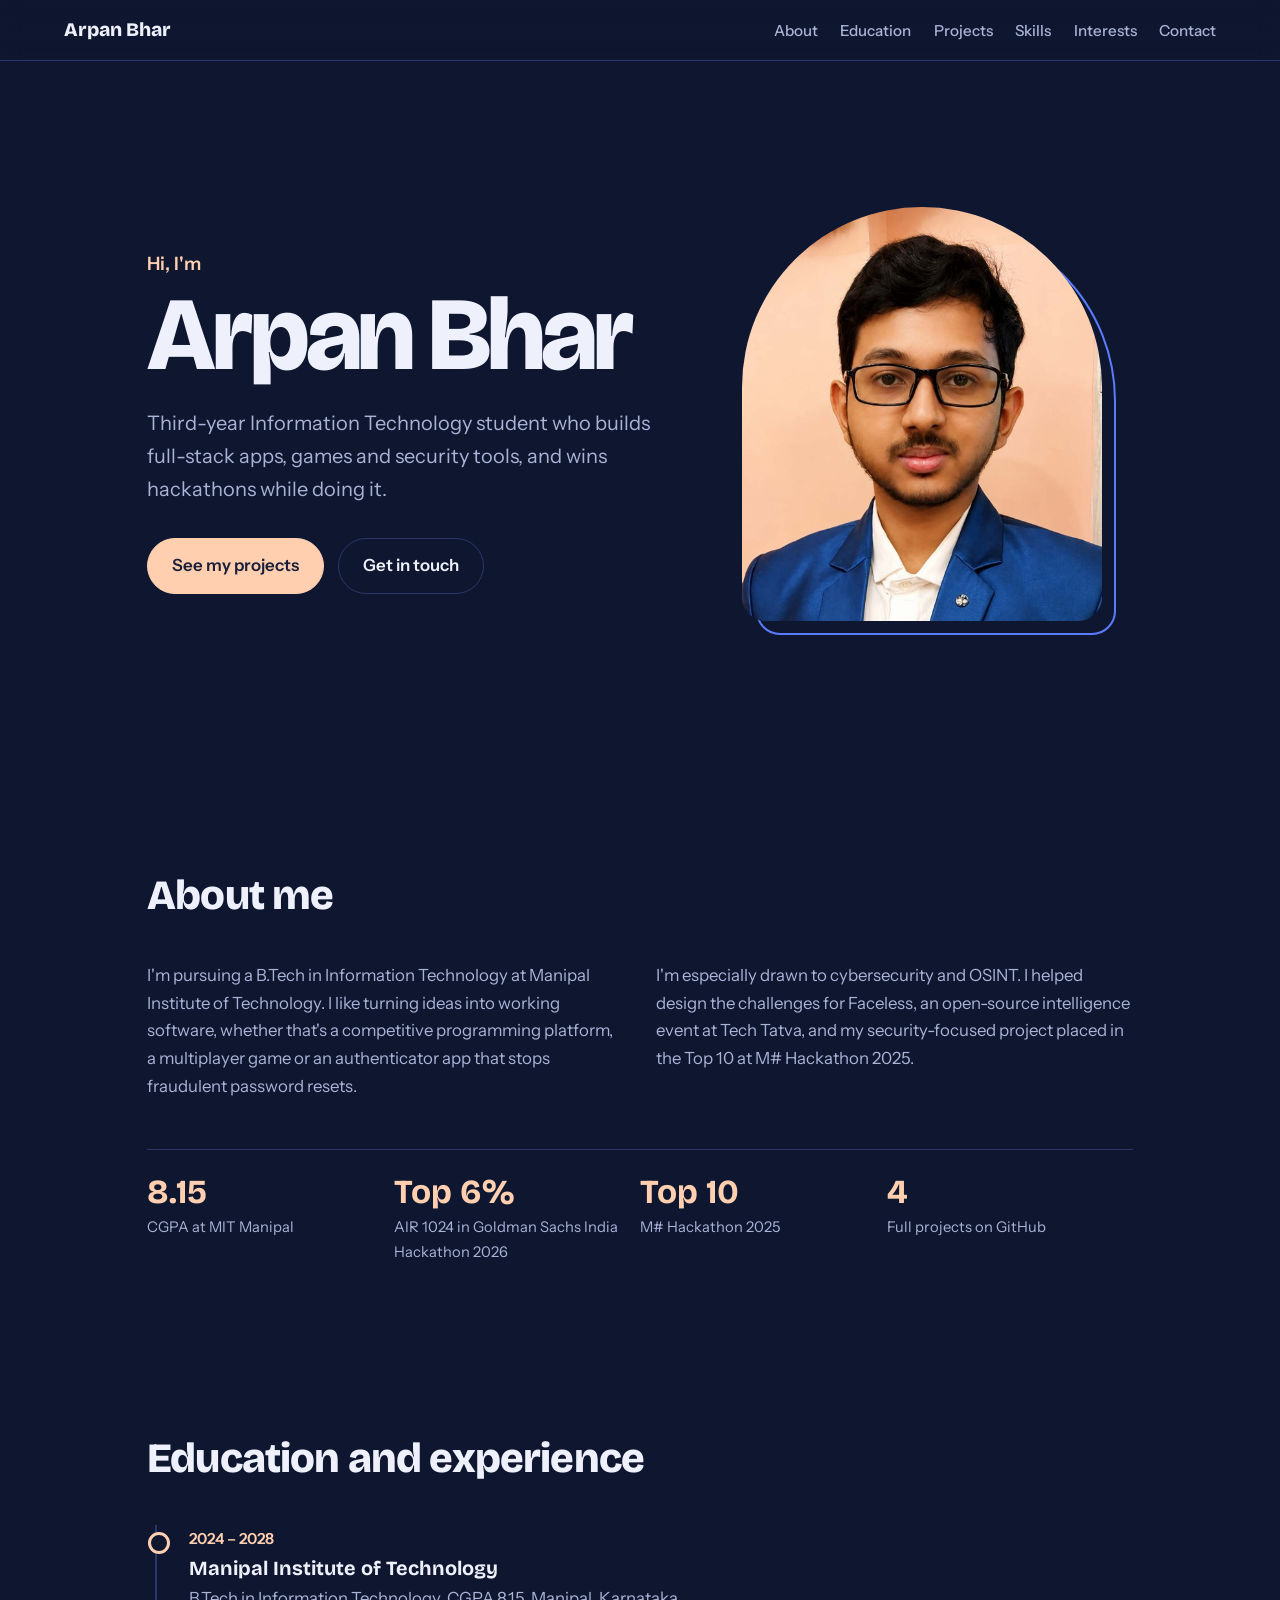
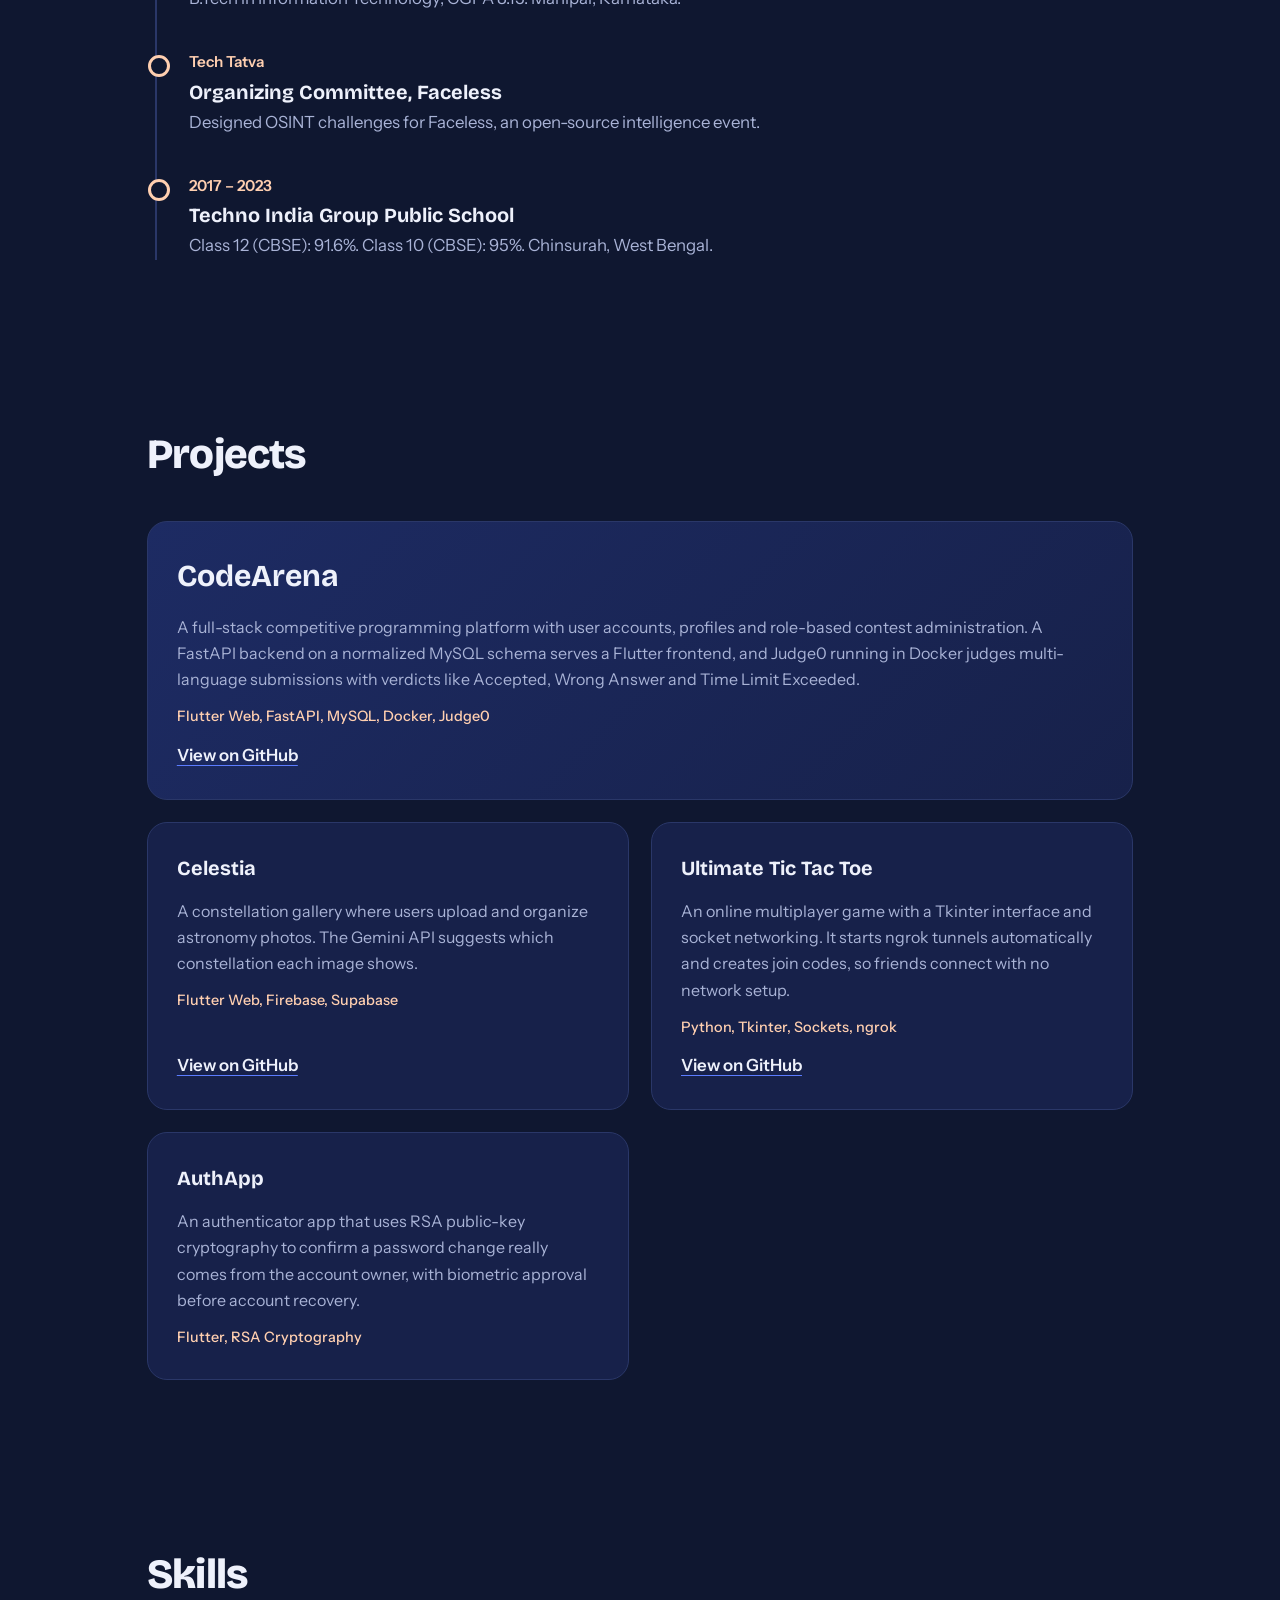
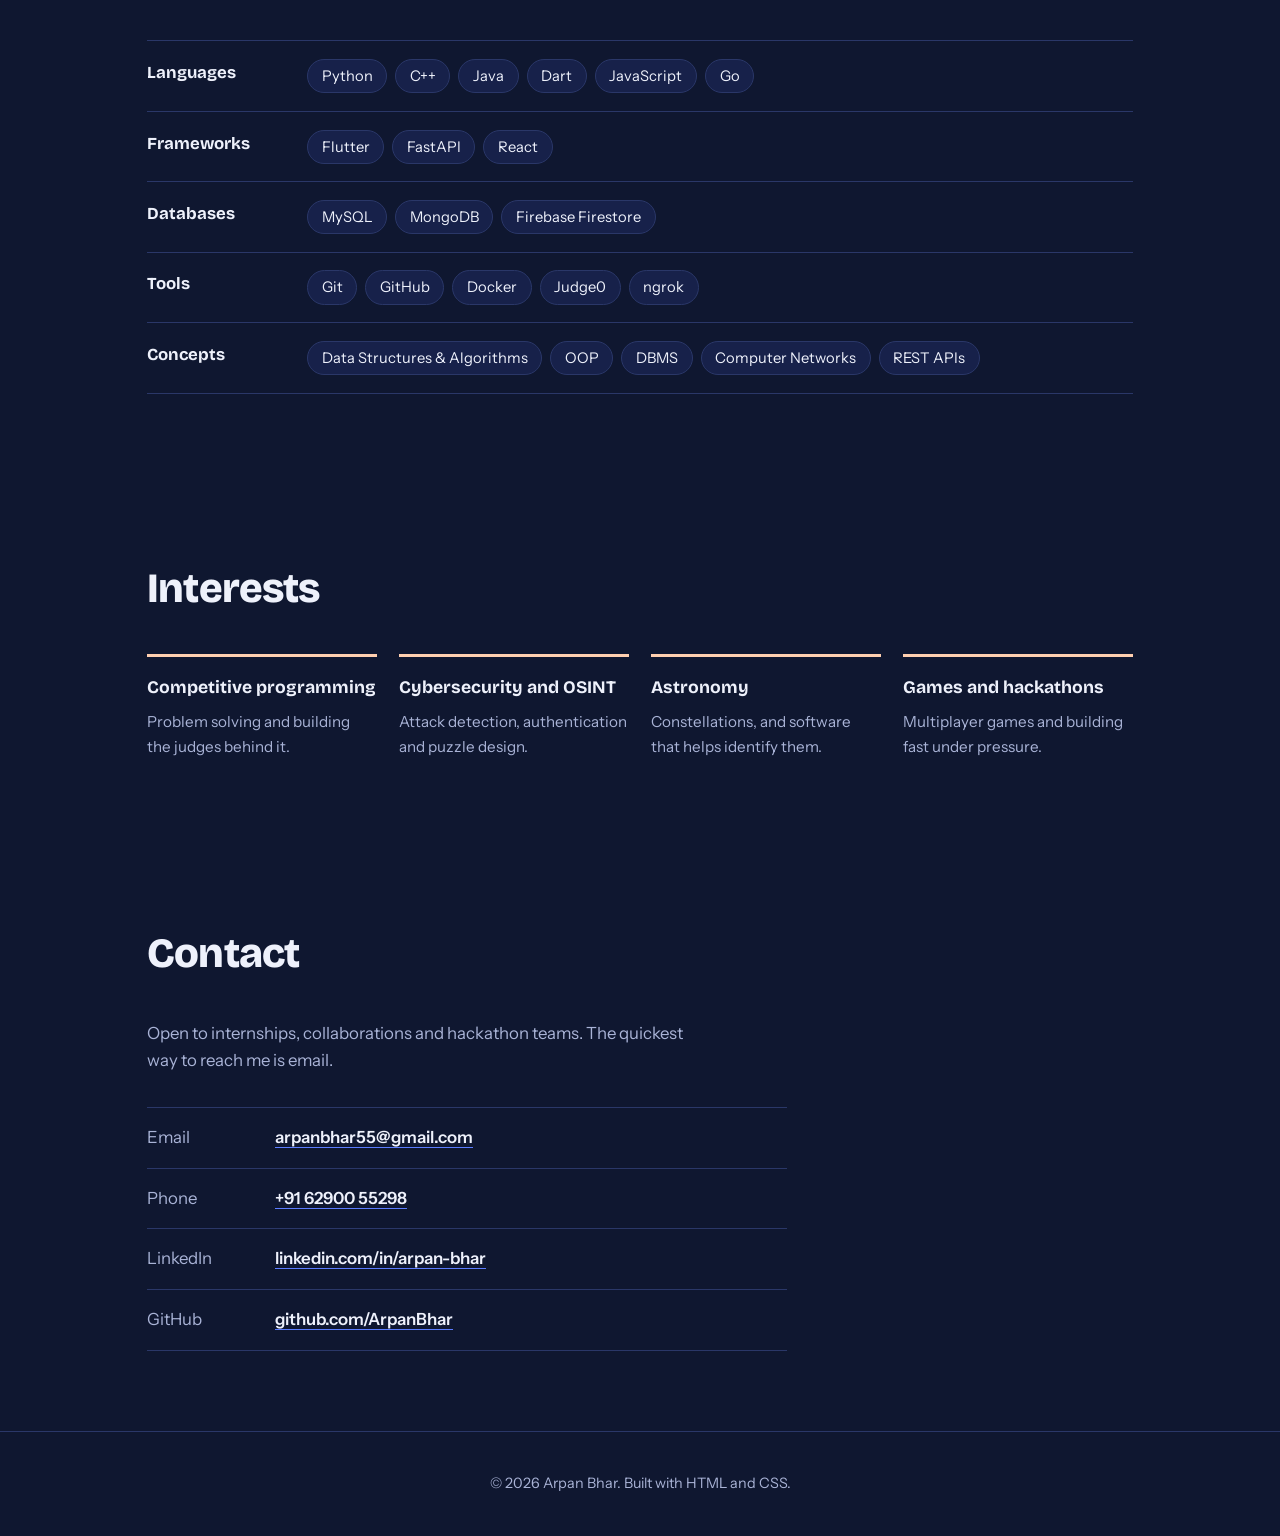
<file: index.html>
<!DOCTYPE html>
<html lang="en">
<head>
  <meta charset="UTF-8">
  <meta name="viewport" content="width=device-width, initial-scale=1">
  <title>Arpan Bhar | Full-stack &amp; Security-minded Developer</title>
  <meta name="description" content="Personal profile of Arpan Bhar, B.Tech IT student at Manipal Institute of Technology.">
  <link rel="preconnect" href="https://fonts.googleapis.com">
  <link rel="preconnect" href="https://fonts.gstatic.com" crossorigin>
  <link href="https://fonts.googleapis.com/css2?family=Bricolage+Grotesque:opsz,wght@12..96,500;12..96,700;12..96,800&family=Instrument+Sans:wght@400;500;600&display=swap" rel="stylesheet">
  <link rel="stylesheet" href="style.css?v=2">
</head>
<body>

<header class="nav">
  <a class="brand" href="#top">Arpan Bhar</a>
  <nav aria-label="Main">
    <a href="#about">About</a>
    <a href="#education">Education</a>
    <a href="#projects">Projects</a>
    <a href="#skills">Skills</a>
    <a href="#interests">Interests</a>
    <a href="#contact">Contact</a>
  </nav>
</header>

<main id="top">

  <section class="hero">
    <div class="hero-text">
      <p class="hello">Hi, I'm</p>
      <h1>Arpan Bhar</h1>
      <p class="lead">Third-year Information Technology student who builds full-stack apps, games and security tools, and wins hackathons while doing it.</p>
      <div class="actions">
        <a class="btn primary" href="#projects">See my projects</a>
        <a class="btn" href="#contact">Get in touch</a>
      </div>
    </div>
    <div class="hero-photo">
      <img src="assets/profile.jpg" alt="Portrait of Arpan Bhar in a blue blazer and glasses" width="420" height="420">
    </div>
  </section>

  <section id="about">
    <h2>About me</h2>
    <div class="about-grid">
      <p>I'm pursuing a B.Tech in Information Technology at Manipal Institute of Technology. I like turning ideas into working software, whether that's a competitive programming platform, a multiplayer game or an authenticator app that stops fraudulent password resets.</p>
      <p>I'm especially drawn to cybersecurity and OSINT. I helped design the challenges for Faceless, an open-source intelligence event at Tech Tatva, and my security-focused project placed in the Top 10 at M# Hackathon 2025.</p>
    </div>
    <ul class="stats">
      <li><strong>8.15</strong><span>CGPA at MIT Manipal</span></li>
      <li><strong>Top 6%</strong><span>AIR 1024 in Goldman Sachs India Hackathon 2026</span></li>
      <li><strong>Top 10</strong><span>M# Hackathon 2025</span></li>
      <li><strong>4</strong><span>Full projects on GitHub</span></li>
    </ul>
  </section>

  <section id="education">
    <h2>Education and experience</h2>
    <ol class="timeline">
      <li>
        <time>2024 – 2028</time>
        <h3>Manipal Institute of Technology</h3>
        <p>B.Tech in Information Technology, CGPA 8.15. Manipal, Karnataka.</p>
      </li>
      <li>
        <time>Tech Tatva</time>
        <h3>Organizing Committee, Faceless</h3>
        <p>Designed OSINT challenges for Faceless, an open-source intelligence event.</p>
      </li>
      <li>
        <time>2017 – 2023</time>
        <h3>Techno India Group Public School</h3>
        <p>Class 12 (CBSE): 91.6%. Class 10 (CBSE): 95%. Chinsurah, West Bengal.</p>
      </li>
    </ol>
  </section>

  <section id="projects">
    <h2>Projects</h2>
    <div class="projects">
      <article class="project featured">
        <h3>CodeArena</h3>
        <p>A full-stack competitive programming platform with user accounts, profiles and role-based contest administration. A FastAPI backend on a normalized MySQL schema serves a Flutter frontend, and Judge0 running in Docker judges multi-language submissions with verdicts like Accepted, Wrong Answer and Time Limit Exceeded.</p>
        <p class="tags">Flutter Web, FastAPI, MySQL, Docker, Judge0</p>
        <a href="https://github.com/ArpanBhar/CodeArena" target="_blank" rel="noopener">View on GitHub</a>
      </article>
      <article class="project">
        <h3>Celestia</h3>
        <p>A constellation gallery where users upload and organize astronomy photos. The Gemini API suggests which constellation each image shows.</p>
        <p class="tags">Flutter Web, Firebase, Supabase</p>
        <a href="https://github.com/ArpanBhar/celestia" target="_blank" rel="noopener">View on GitHub</a>
      </article>
      <article class="project">
        <h3>Ultimate Tic Tac Toe</h3>
        <p>An online multiplayer game with a Tkinter interface and socket networking. It starts ngrok tunnels automatically and creates join codes, so friends connect with no network setup.</p>
        <p class="tags">Python, Tkinter, Sockets, ngrok</p>
        <a href="https://github.com/ArpanBhar/Ultimate-TicTacToe" target="_blank" rel="noopener">View on GitHub</a>
      </article>
      <article class="project">
        <h3>AuthApp</h3>
        <p>An authenticator app that uses RSA public-key cryptography to confirm a password change really comes from the account owner, with biometric approval before account recovery.</p>
        <p class="tags">Flutter, RSA Cryptography</p>
      </article>
    </div>
  </section>

  <section id="skills">
    <h2>Skills</h2>
    <dl class="skills">
      <div><dt>Languages</dt><dd><span>Python</span><span>C++</span><span>Java</span><span>Dart</span><span>JavaScript</span><span>Go</span></dd></div>
      <div><dt>Frameworks</dt><dd><span>Flutter</span><span>FastAPI</span><span>React</span></dd></div>
      <div><dt>Databases</dt><dd><span>MySQL</span><span>MongoDB</span><span>Firebase Firestore</span></dd></div>
      <div><dt>Tools</dt><dd><span>Git</span><span>GitHub</span><span>Docker</span><span>Judge0</span><span>ngrok</span></dd></div>
      <div><dt>Concepts</dt><dd><span>Data Structures &amp; Algorithms</span><span>OOP</span><span>DBMS</span><span>Computer Networks</span><span>REST APIs</span></dd></div>
    </dl>
  </section>

  <section id="interests">
    <h2>Interests</h2>
    <ul class="interests">
      <li><h3>Competitive programming</h3><p>Problem solving and building the judges behind it.</p></li>
      <li><h3>Cybersecurity and OSINT</h3><p>Attack detection, authentication and puzzle design.</p></li>
      <li><h3>Astronomy</h3><p>Constellations, and software that helps identify them.</p></li>
      <li><h3>Games and hackathons</h3><p>Multiplayer games and building fast under pressure.</p></li>
    </ul>
  </section>

  <section id="contact">
    <h2>Contact</h2>
    <p class="contact-intro">Open to internships, collaborations and hackathon teams. The quickest way to reach me is email.</p>
    <ul class="contact-list">
      <li><span>Email</span><a href="mailto:arpanbhar55@gmail.com">arpanbhar55@gmail.com</a></li>
      <li><span>Phone</span><a href="tel:+916290055298">+91 62900 55298</a></li>
      <li><span>LinkedIn</span><a href="https://linkedin.com/in/arpan-bhar" target="_blank" rel="noopener">linkedin.com/in/arpan-bhar</a></li>
      <li><span>GitHub</span><a href="https://github.com/ArpanBhar" target="_blank" rel="noopener">github.com/ArpanBhar</a></li>
    </ul>
  </section>

</main>

<footer>
  <p>&copy; 2026 Arpan Bhar. Built with HTML and CSS.</p>
</footer>

</body>
</html>
</file>
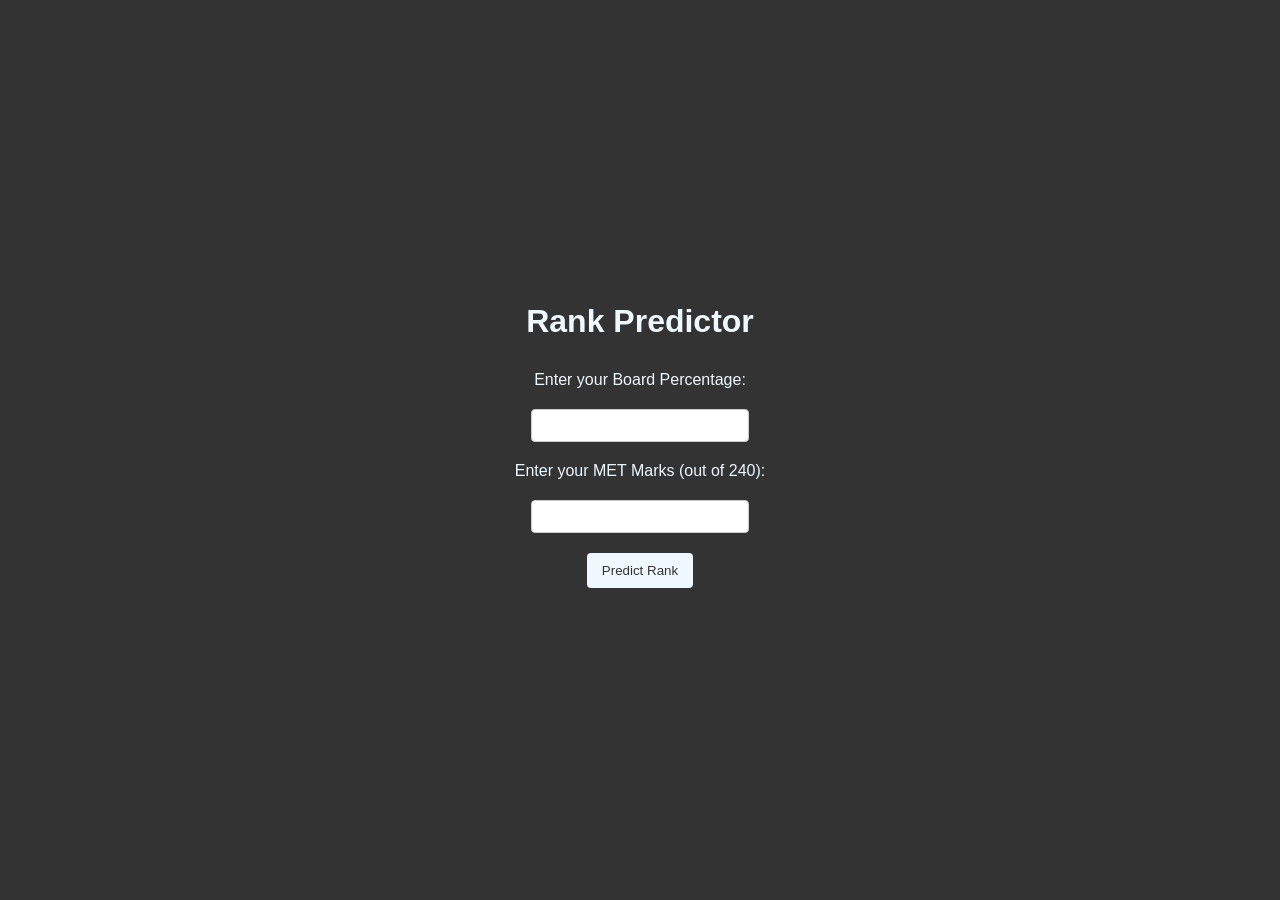
<file: Rank.html>
<!DOCTYPE html>
<html lang="en">
<head>
    <meta charset="UTF-8">
    <meta name="viewport" content="width=device-width, initial-scale=1.0">
    <title>Rank Predictor</title>
    <style>
        body {
            font-family: Arial, sans-serif;
            background-color: #333;
            color: #f0f8ff;
            display: flex;
            flex-direction: column;
            align-items: center;
            justify-content: center;
            height: 100vh;
            margin: 0;
            transition: background-color 0.3s, color 0.3s;
        }
        h1 {
            color: #f0f8ff;
        }
        label, input, button, p {
            margin: 10px 0;
        }
        input {
            padding: 8px;
            border: 1px solid #ccc;
            border-radius: 4px;
            width: 200px;
        }
        button {
            padding: 10px 15px;
            background-color: #f0f8ff;
            color: #333;
            border: none;
            border-radius: 4px;
            cursor: pointer;
        }
        button:hover {
            background-color: #ddd;
        }
        #result {
            font-weight: bold;
        }
    </style>
</head>
<body class="dark-mode">
    <h1>Rank Predictor</h1>
    <label for="boardPercentage">Enter your Board Percentage:</label>
    <input type="number" id="boardPercentage" step="0.01">
    <label for="metMarks">Enter your MET Marks (out of 240):</label>
    <input type="number" id="metMarks" step="0.01">
    <button onclick="predictRank()">Predict Rank</button>
    <p id="result"></p>

    <script>
        const xValues = [34, 42.6, 50.7, 52.025, 53.475, 63.75, 64.125, 64.65, 68.75, 70.45, 76, 77.875, 78.4, 83.425, 85.975];
        const yValues = [31500, 21000, 18132, 17044, 15762, 6700, 4700, 4493, 3016, 2234, 950, 672, 604, 228, 108];

        function linearInterpolation(x, xValues, yValues) {
            if (x <= xValues[0]) {
                return yValues[0];
            } else if (x >= xValues[xValues.length - 1]) {
                return yValues[yValues.length - 1];
            }

            for (let i = 0; i < xValues.length - 1; i++) {
                if (x >= xValues[i] && x <= xValues[i + 1]) {
                    const x1 = xValues[i];
                    const x2 = xValues[i + 1];
                    const y1 = yValues[i];
                    const y2 = yValues[i + 1];
                    return y1 + ((x - x1) * (y2 - y1)) / (x2 - x1);
                }
            }
        }

        function getBoardScore(percentage) {
            if (percentage >= 95) return 100;
            if (percentage >= 90) return 90;
            if (percentage >= 85) return 80;
            if (percentage >= 80) return 70;
            if (percentage >= 75) return 60;
            if (percentage >= 70) return 50;
            if (percentage >= 65) return 40;
            if (percentage >= 60) return 30;
            if (percentage >= 55) return 20;
            if (percentage >= 50) return 10;
            return 0;
        }

        function predictRank() {
            const boardPercentage = parseFloat(document.getElementById('boardPercentage').value);
            const metMarks = parseFloat(document.getElementById('metMarks').value);

            if (isNaN(boardPercentage) || isNaN(metMarks)) {
                document.getElementById('result').innerText = 'Please enter valid numbers for both fields.';
                return;
            }

            const boardScore = getBoardScore(boardPercentage);
            const metPercentage = (metMarks / 240) * 100;
            const bandScore = (boardScore + metPercentage) / 2;
            const predictedRank = linearInterpolation(bandScore, xValues, yValues);

            document.getElementById('result').innerText = `Your rank is predicted to be ${predictedRank}`;
        }
    </script>
</body>
</html>
</file>
<file: style.css>
:root {
  --bg: #0f1730;
  --surface: #17214a;
  --line: #2a3768;
  --text: #eef1fb;
  --muted: #a9b3d6;
  --peach: #ffcfb0;
  --blue: #5b7cff;
  --display: "Bricolage Grotesque", "Segoe UI", system-ui, sans-serif;
  --body: "Instrument Sans", "Segoe UI", system-ui, sans-serif;
}

* { box-sizing: border-box; margin: 0; padding: 0; }
html { scroll-behavior: smooth; scroll-padding-top: 4.5rem; }
body {
  background: var(--bg);
  color: var(--text);
  font-family: var(--body);
  font-size: 1.05rem;
  line-height: 1.65;
}
a { color: inherit; }
:focus-visible { outline: 3px solid var(--peach); outline-offset: 3px; border-radius: 4px; }

/* Navigation */
.nav {
  position: sticky; top: 0; z-index: 10;
  display: flex; justify-content: space-between; align-items: center; gap: 1rem;
  padding: 0.9rem clamp(1rem, 5vw, 4rem);
  background: rgba(15, 23, 48, 0.88);
  backdrop-filter: blur(10px);
  border-bottom: 1px solid var(--line);
}
.brand { font-family: var(--display); font-weight: 800; font-size: 1.2rem; text-decoration: none; }
.nav nav { display: flex; gap: 1.4rem; flex-wrap: wrap; }
.nav nav a { color: var(--muted); text-decoration: none; font-size: 0.95rem; font-weight: 500; transition: color .2s; }
.nav nav a:hover { color: var(--peach); }

/* Layout */
main > section {
  max-width: 1050px;
  margin: 0 auto;
  padding: 5rem clamp(1.2rem, 5vw, 2rem);
}
h2 {
  font-family: var(--display);
  font-size: clamp(1.9rem, 4vw, 2.6rem);
  font-weight: 800;
  letter-spacing: -0.02em;
  margin-bottom: 2rem;
}
h3 { font-family: var(--display); font-size: 1.25rem; font-weight: 700; }

/* Hero */
.hero {
  display: grid;
  grid-template-columns: 1.3fr 1fr;
  align-items: center;
  gap: 3rem;
  min-height: 80vh;
}
.hello { color: var(--peach); font-weight: 600; font-size: 1.15rem; }
h1 {
  font-family: var(--display);
  font-weight: 800;
  font-size: clamp(3.2rem, 9vw, 6.5rem);
  line-height: 0.95;
  letter-spacing: -0.04em;
  margin: 0.4rem 0 1.4rem;
}
.lead { font-size: 1.25rem; color: var(--muted); max-width: 32rem; }
.actions { display: flex; flex-wrap: wrap; gap: 0.9rem; margin-top: 2rem; }
.btn {
  display: inline-block;
  padding: 0.8rem 1.5rem;
  border: 1.5px solid var(--line);
  border-radius: 999px;
  font-weight: 600;
  text-decoration: none;
  transition: background .2s, border-color .2s, color .2s;
}
.btn:hover { border-color: var(--peach); color: var(--peach); }
.btn.primary { background: var(--peach); border-color: var(--peach); color: #1a1f3a; }
.btn.primary:hover { background: #fff; border-color: #fff; color: #1a1f3a; }

.hero-photo { justify-self: center; position: relative; width: min(100%, 360px); margin: 0 14px 14px 0; }
.hero-photo::before {
  content: "";
  position: absolute; inset: 14px -14px -14px 14px;
  border: 2px solid var(--blue);
  border-radius: 180px 180px 24px 24px;
}
.hero-photo img {
  position: relative;
  display: block;
  width: 100%;
  height: auto;
  aspect-ratio: 1 / 1.15;
  object-fit: cover;
  object-position: top;
  border-radius: 180px 180px 24px 24px;
  background: var(--surface);
}

/* About */
.about-grid { display: grid; grid-template-columns: 1fr 1fr; gap: 2rem; color: var(--muted); }
.stats {
  list-style: none;
  display: grid;
  grid-template-columns: repeat(4, 1fr);
  margin-top: 3rem;
  border-top: 1px solid var(--line);
}
.stats li { padding: 1.5rem 1rem 0 0; }
.stats strong { display: block; font-family: var(--display); font-size: 2.1rem; color: var(--peach); line-height: 1.1; }
.stats span { color: var(--muted); font-size: 0.92rem; display: block; margin-top: 0.3rem; }

/* Timeline */
.timeline { list-style: none; border-left: 2px solid var(--line); margin-left: 0.5rem; }
.timeline li { position: relative; padding: 0 0 2.2rem 2rem; }
.timeline li:last-child { padding-bottom: 0; }
.timeline li::before {
  content: "";
  position: absolute; left: -9px; top: 0.45rem;
  width: 16px; height: 16px;
  background: var(--bg);
  border: 3px solid var(--peach);
  border-radius: 50%;
}
.timeline time { color: var(--peach); font-weight: 600; font-size: 0.95rem; }
.timeline p { color: var(--muted); }

/* Projects */
.projects { display: grid; grid-template-columns: repeat(2, 1fr); gap: 1.4rem; }
.project {
  display: flex; flex-direction: column; gap: 0.8rem;
  padding: 1.8rem;
  background: var(--surface);
  border: 1px solid var(--line);
  border-radius: 20px;
  transition: border-color .2s;
}
.project:hover { border-color: var(--blue); }
.project.featured { grid-column: 1 / -1; background: linear-gradient(135deg, #1d2b63, var(--surface)); }
.project.featured h3 { font-size: 1.9rem; }
.project p { color: var(--muted); font-size: 1rem; }
.project .tags { color: var(--peach); font-size: 0.9rem; font-weight: 500; }
.project a { margin-top: auto; font-weight: 600; color: var(--text); text-underline-offset: 4px; text-decoration-color: var(--blue); }
.project a:hover { color: var(--peach); }

/* Skills */
.skills > div {
  display: grid; grid-template-columns: 9rem 1fr; gap: 1rem;
  padding: 1.1rem 0;
  border-top: 1px solid var(--line);
}
.skills > div:last-child { border-bottom: 1px solid var(--line); }
.skills dt { font-family: var(--display); font-weight: 700; }
.skills dd { display: flex; flex-wrap: wrap; gap: 0.5rem; }
.skills span {
  padding: 0.25rem 0.85rem;
  background: var(--surface);
  border: 1px solid var(--line);
  border-radius: 999px;
  font-size: 0.92rem;
}

/* Interests */
.interests { list-style: none; display: grid; grid-template-columns: repeat(4, 1fr); gap: 1.4rem; }
.interests li { padding-top: 1rem; border-top: 3px solid var(--peach); }
.interests h3 { font-size: 1.1rem; margin-bottom: 0.4rem; }
.interests p { color: var(--muted); font-size: 0.95rem; }

/* Contact */
.contact-intro { color: var(--muted); max-width: 34rem; margin-bottom: 2rem; }
.contact-list { list-style: none; max-width: 640px; }
.contact-list li {
  display: grid; grid-template-columns: 7rem 1fr; gap: 1rem;
  padding: 1rem 0;
  border-top: 1px solid var(--line);
}
.contact-list li:last-child { border-bottom: 1px solid var(--line); }
.contact-list span { color: var(--muted); }
.contact-list a { font-weight: 600; text-underline-offset: 4px; text-decoration-color: var(--blue); overflow-wrap: anywhere; }
.contact-list a:hover { color: var(--peach); }

footer { text-align: center; padding: 2.5rem 1rem; color: var(--muted); font-size: 0.9rem; border-top: 1px solid var(--line); }

/* Responsive */
@media (max-width: 860px) {
  .hero { grid-template-columns: 1fr; min-height: 0; padding-top: 3rem; }
  .hero-photo { order: -1; justify-self: start; width: min(78%, 300px); }
  .about-grid, .projects { grid-template-columns: 1fr; }
  .stats, .interests { grid-template-columns: repeat(2, 1fr); }
}
@media (max-width: 620px) {
  .nav { flex-direction: column; align-items: flex-start; gap: 0.4rem; }
  .nav nav { gap: 0.9rem; }
  main > section { padding-top: 3.5rem; padding-bottom: 3.5rem; }
  .skills > div, .contact-list li { grid-template-columns: 1fr; gap: 0.5rem; }
}
@media (prefers-reduced-motion: reduce) {
  html { scroll-behavior: auto; }
  * { transition: none !important; }
}
</file>
